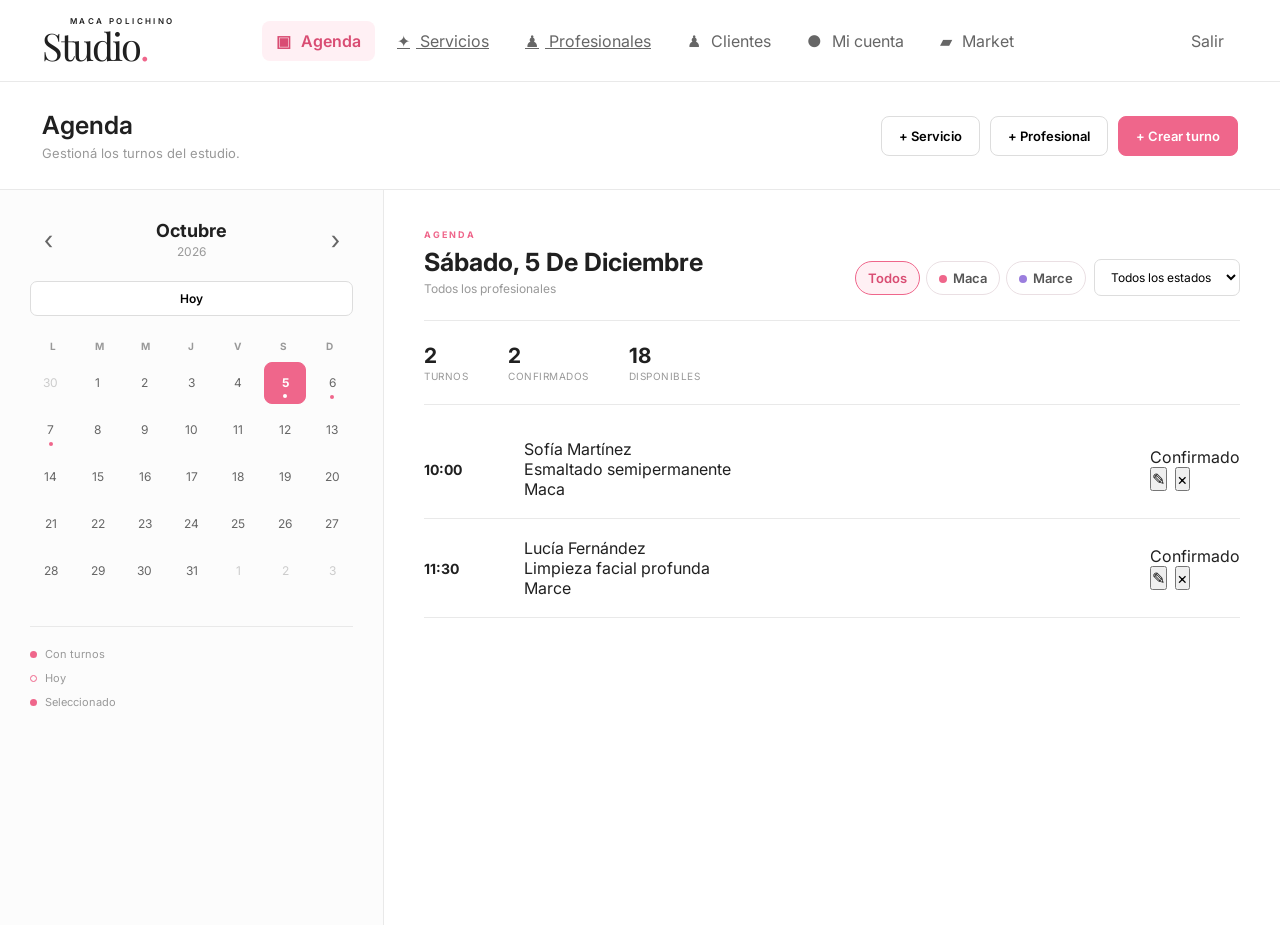
<file: index.html>
<!DOCTYPE html>
<html lang="es">
<head>
    <meta charset="UTF-8">
    <meta name="viewport" content="width=device-width, initial-scale=1.0">

    <title>Maca Polichino Studio — Agenda</title>

    <link rel="preconnect" href="https://fonts.googleapis.com">
    <link rel="preconnect" href="https://fonts.gstatic.com" crossorigin>
    <link
        href="https://fonts.googleapis.com/css2?family=Inter:wght@400;500;600;700&family=Playfair+Display:wght@500;600&display=swap"
        rel="stylesheet"
    >

    <link rel="stylesheet" href="./css/styles.css">

<style>
    .professional-tabs {
        display: flex;
        flex-wrap: wrap;
        gap: 6px;
        align-items: center;
    }

    .professional-tab {
        border: 1px solid #eadfe3;
        background: #fff;
        color: #555;
        border-radius: 999px;
        padding: 8px 12px;
        font: inherit;
        font-size: 13px;
        font-weight: 600;
        cursor: pointer;
        transition: .2s ease;
    }

    .professional-tab:hover {
        border-color: #ef668b;
        color: #d94d73;
    }

    .professional-tab.active {
        background: #fff0f4;
        border-color: #ef668b;
        color: #d94d73;
    }

    .professional-tab-dot {
        display: inline-block;
        width: 8px;
        height: 8px;
        border-radius: 50%;
        margin-right: 6px;
        vertical-align: middle;
    }

    @media (max-width: 600px) {
        .professional-tabs {
            width: 100%;
        }
        .professional-tab {
            flex: 1 1 auto;
        }
    }
</style>
</head>

<body>

<div class="app">

    <!-- =========================
         HEADER
    ========================== -->

    <header class="topbar">

        <div class="brand">
            <div class="brand-small">MACA POLICHINO</div>
            <div class="brand-name">Studio<span>.</span></div>
        </div>

        <nav class="main-nav">

            <button class="nav-link active" data-section="agenda">
                <span class="nav-icon">▣</span>
                Agenda
            </button>

            <a
                href="servicios.html"
                class="nav-link"
            >
                <span class="nav-icon">✦</span>
                Servicios
            </a>

            <a
                href="profesionales.html"
                class="nav-link"
            >
                <span class="nav-icon">♟</span>
                Profesionales
            </a>

            <button class="nav-link">
                <span class="nav-icon">♟</span>
                Clientes
            </button>

            <button class="nav-link">
                <span class="nav-icon">●</span>
                Mi cuenta
            </button>

            <button class="nav-link">
                <span class="nav-icon">▰</span>
                Market
            </button>

        </nav>

        <button class="logout-button">
            Salir
        </button>

    </header>


    <!-- =========================
         ACTION BAR
    ========================== -->

    <section class="action-bar">

        <div class="page-title">
            <h1>Agenda</h1>
            <p>Gestioná los turnos del estudio.</p>
        </div>

        <div class="actions">

            <button
                class="action-button secondary"
                id="createServiceButton"
            >
                + Servicio
            </button>

            <button
                class="action-button secondary"
                id="createProfessionalButton"
            >
                + Profesional
            </button>

            <button
                class="action-button primary"
                id="createAppointmentButton"
            >
                + Crear turno
            </button>

        </div>

    </section>


    <!-- =========================
         MAIN
    ========================== -->

    <main class="main-content">

        <!-- CALENDARIO -->

        <aside class="calendar-panel">

            <div class="calendar-header">

                <button id="previousMonth" class="month-arrow">
                    ‹
                </button>

                <div>
                    <div id="calendarMonth" class="calendar-month">
                        Octubre
                    </div>

                    <div id="calendarYear" class="calendar-year">
                        2026
                    </div>
                </div>

                <button id="nextMonth" class="month-arrow">
                    ›
                </button>

            </div>


            <button id="todayButton" class="today-button">
                Hoy
            </button>


            <div class="calendar-weekdays">

                <span>L</span>
                <span>M</span>
                <span>M</span>
                <span>J</span>
                <span>V</span>
                <span>S</span>
                <span>D</span>

            </div>


            <div
                id="calendarDays"
                class="calendar-days"
            ></div>


            <div class="calendar-legend">

                <div>
                    <span class="legend-dot appointment"></span>
                    Con turnos
                </div>

                <div>
                    <span class="legend-dot today"></span>
                    Hoy
                </div>

                <div>
                    <span class="legend-dot selected"></span>
                    Seleccionado
                </div>

            </div>

        </aside>


        <!-- TURNOS -->

        <section class="appointments-panel">

            <div class="appointments-header">

                <div>

                    <span class="section-label">
                        AGENDA
                    </span>

                    <h2 id="selectedDateTitle">
                        Turnos
                    </h2>

                    <p id="selectedDateSubtitle">
                        Seleccioná un día del calendario.
                    </p>

                </div>


                <div class="appointment-tools">

                    <div
                        id="professionalTabs"
                        class="professional-tabs"
                        role="tablist"
                        aria-label="Filtrar por profesional"
                    ></div>

                    <select id="statusFilter">

                        <option value="all">
                            Todos los estados
                        </option>

                        <option value="confirmed">
                            Confirmados
                        </option>

                        <option value="pending">
                            A confirmar
                        </option>

                        <option value="cancelled">
                            Cancelados
                        </option>

                    </select>

                </div>

            </div>


            <div class="appointments-summary">

                <div class="summary-item">
                    <strong id="totalAppointments">0</strong>
                    <span>turnos</span>
                </div>

                <div class="summary-item">
                    <strong id="confirmedAppointments">0</strong>
                    <span>confirmados</span>
                </div>

                <div class="summary-item">
                    <strong id="availableAppointments">0</strong>
                    <span>disponibles</span>
                </div>

            </div>


            <div
                id="appointmentsList"
                class="appointments-list"
            ></div>

        </section>

    </main>

</div>


<!-- =====================================================
     MODAL — CREAR TURNO
===================================================== -->

<div
    id="appointmentModal"
    class="modal-overlay"
>

    <div class="modal">

        <div class="modal-header">

            <div>
                <span class="modal-kicker">
                    AGENDA
                </span>

                <h2>Crear turno</h2>
            </div>

            <button
                class="close-modal"
                data-close="appointmentModal"
            >
                ×
            </button>

        </div>


        <form id="appointmentForm">

            <div class="form-grid">

                <div class="form-group full">

                    <label>
                        Nombre de la clienta
                    </label>

                    <input
                        type="text"
                        id="appointmentClient"
                        placeholder="Ej. Agustina Pérez"
                        required
                    >

                </div>


                <div class="form-group">

                    <label>
                        WhatsApp
                    </label>

                    <input
                        type="tel"
                        id="appointmentPhone"
                        placeholder="261..."
                    >

                </div>


                <div class="form-group">

                    <label>
                        Profesional
                    </label>

                    <select
                        id="appointmentProfessional"
                        required
                    ></select>

                </div>


                <div class="form-group">

                    <label>
                        Servicio
                    </label>

                    <select
                        id="appointmentService"
                        required
                    ></select>

                </div>


                <div class="form-group">

                    <label>
                        Fecha
                    </label>

                    <input
                        type="date"
                        id="appointmentDate"
                        required
                    >

                </div>


                <div class="form-group">

                    <label>
                        Hora
                    </label>

                    <input
                        type="time"
                        id="appointmentTime"
                        required
                    >

                </div>


                <div class="form-group">

                    <label>
                        Duración
                    </label>

                    <select id="appointmentDuration">

                        <option value="30">
                            30 minutos
                        </option>

                        <option value="45">
                            45 minutos
                        </option>

                        <option value="60" selected>
                            1 hora
                        </option>

                        <option value="90">
                            1 hora 30 min
                        </option>

                        <option value="120">
                            2 horas
                        </option>

                    </select>

                </div>


                <div class="form-group">

                    <label>
                        Estado
                    </label>

                    <select id="appointmentStatus">

                        <option value="confirmed">
                            Confirmado
                        </option>

                        <option value="pending">
                            A confirmar
                        </option>

                        <option value="cancelled">
                            Cancelado
                        </option>

                    </select>

                </div>


                <div class="form-group full">

                    <label>
                        Notas
                    </label>

                    <textarea
                        id="appointmentNotes"
                        rows="3"
                        placeholder="Información adicional del turno..."
                    ></textarea>

                </div>

            </div>


            <div class="modal-footer">

                <button
                    type="button"
                    class="button ghost"
                    data-close="appointmentModal"
                >
                    Cancelar
                </button>

                <button
                    type="submit"
                    class="button primary"
                >
                    Guardar turno
                </button>

            </div>

        </form>

    </div>

</div>


<!-- =====================================================
     MODAL — CREAR SERVICIO
===================================================== -->

<div
    id="serviceModal"
    class="modal-overlay"
>

    <div class="modal small-modal">

        <div class="modal-header">

            <div>
                <span class="modal-kicker">
                    CONFIGURACIÓN
                </span>

                <h2>Nuevo servicio</h2>
            </div>

            <button
                class="close-modal"
                data-close="serviceModal"
            >
                ×
            </button>

        </div>


        <form id="serviceForm">

            <div class="form-group">

                <label>
                    Nombre del servicio
                </label>

                <input
                    type="text"
                    id="serviceName"
                    placeholder="Ej. Lifting de pestañas"
                    required
                >

            </div>


            <div class="form-group">

                <label>
                    Profesional
                </label>

                <select
                    id="serviceProfessional"
                    required
                ></select>

            </div>


            <div class="form-group">

                <label>
                    Categoría
                </label>

                <select id="serviceCategory">

                    <option value="Manos">
                        Manos
                    </option>

                    <option value="Pies">
                        Pies
                    </option>

                    <option value="Faciales">
                        Faciales
                    </option>

                    <option value="Cejas">
                        Cejas
                    </option>

                    <option value="Pestañas">
                        Pestañas
                    </option>

                    <option value="Corporales">
                        Corporales
                    </option>

                    <option value="Peluquería">
                        Peluquería
                    </option>

                    <option value="Otros">
                        Otros
                    </option>

                </select>

            </div>


            <div class="form-grid">

                <div class="form-group">

                    <label>
                        Precio
                    </label>

                    <input
                        type="number"
                        id="servicePrice"
                        placeholder="$ 0"
                        min="0"
                    >

                </div>


                <div class="form-group">

                    <label>
                        Duración
                    </label>

                    <select id="serviceDuration">

                        <option value="30">
                            30 min
                        </option>

                        <option value="45">
                            45 min
                        </option>

                        <option value="60" selected>
                            1 hora
                        </option>

                        <option value="90">
                            1:30 hs
                        </option>

                        <option value="120">
                            2 hs
                        </option>

                    </select>

                </div>

            </div>


            <div class="modal-footer">

                <button
                    type="button"
                    class="button ghost"
                    data-close="serviceModal"
                >
                    Cancelar
                </button>

                <button
                    type="submit"
                    class="button primary"
                >
                    Crear servicio
                </button>

            </div>

        </form>

    </div>

</div>


<!-- =====================================================
     MODAL — CREAR PROFESIONAL
===================================================== -->

<div
    id="professionalModal"
    class="modal-overlay"
>

    <div class="modal small-modal">

        <div class="modal-header">

            <div>
                <span class="modal-kicker">
                    CONFIGURACIÓN
                </span>

                <h2>Nuevo profesional</h2>
            </div>

            <button
                class="close-modal"
                data-close="professionalModal"
            >
                ×
            </button>

        </div>


        <form id="professionalForm">

            <div class="form-group">

                <label>
                    Nombre
                </label>

                <input
                    type="text"
                    id="professionalName"
                    placeholder="Ej. Maca"
                    required
                >

            </div>


            <div class="form-group">

                <label>
                    Especialidad
                </label>

                <input
                    type="text"
                    id="professionalSpecialty"
                    placeholder="Ej. Manicuría"
                >

            </div>


            <div class="form-group">

                <label>
                    Color identificador
                </label>

                <input
                    type="color"
                    id="professionalColor"
                    value="#e95b83"
                >

            </div>


            <div class="modal-footer">

                <button
                    type="button"
                    class="button ghost"
                    data-close="professionalModal"
                >
                    Cancelar
                </button>

                <button
                    type="submit"
                    class="button primary"
                >
                    Crear profesional
                </button>

            </div>

        </form>

    </div>

</div>


<!-- TOAST -->

<div
    id="toast"
    class="toast"
></div>


<script src="script.js"></script>

</body>
</html>
</file>
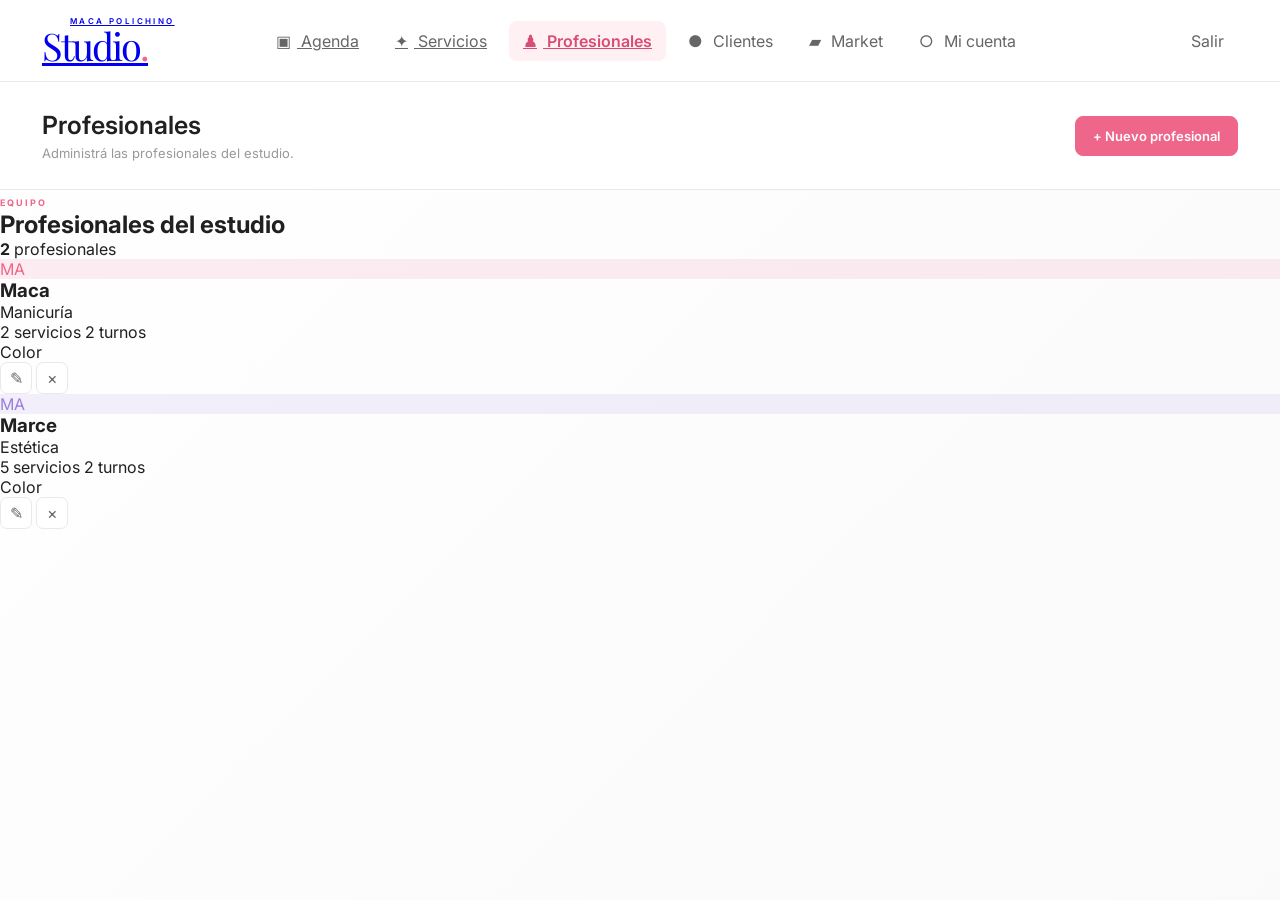
<file: profesionales.html>
<!DOCTYPE html>
<html lang="es">
<head>

    <meta charset="UTF-8">

    <meta
        name="viewport"
        content="width=device-width, initial-scale=1.0"
    >

    <title>Maca Polichino Studio — Profesionales</title>

    <link rel="preconnect" href="https://fonts.googleapis.com">
    <link
        rel="preconnect"
        href="https://fonts.gstatic.com"
        crossorigin
    >

    <link
        href="https://fonts.googleapis.com/css2?family=Inter:wght@400;500;600;700&family=Playfair+Display:wght@500;600&display=swap"
        rel="stylesheet"
    >

    <link
        rel="stylesheet"
        href="./css/styles.css"
    >

</head>

<body>

<div class="app">

    <!-- =====================================================
         HEADER
    ====================================================== -->

    <header class="topbar">

        <a href="index.html" class="brand">

            <div class="brand-small">
                MACA POLICHINO
            </div>

            <div class="brand-name">
                Studio<span>.</span>
            </div>

        </a>


        <nav class="main-nav">

            <a
                href="index.html"
                class="nav-link"
            >
                <span class="nav-icon">▣</span>
                Agenda
            </a>

            <a
                href="servicios.html"
                class="nav-link"
            >
                <span class="nav-icon">✦</span>
                Servicios
            </a>

            <a
                href="profesionales.html"
                class="nav-link active"
            >
                <span class="nav-icon">♟</span>
                Profesionales
            </a>

            <button
                type="button"
                class="nav-link"
            >
                <span class="nav-icon">●</span>
                Clientes
            </button>

            <button
                type="button"
                class="nav-link"
            >
                <span class="nav-icon">▰</span>
                Market
            </button>

            <button
                type="button"
                class="nav-link"
            >
                <span class="nav-icon">○</span>
                Mi cuenta
            </button>

        </nav>


        <button
            type="button"
            class="logout-button"
        >
            Salir
        </button>

    </header>


    <!-- =====================================================
         ACTION BAR
    ====================================================== -->

    <section class="action-bar">

        <div class="page-title">

            <h1>
                Profesionales
            </h1>

            <p>
                Administrá las profesionales del estudio.
            </p>

        </div>


        <div class="actions">

            <button
                type="button"
                class="action-button primary"
                id="createProfessionalButton"
            >
                + Nuevo profesional
            </button>

        </div>

    </section>


    <!-- =====================================================
         CONTENIDO
    ====================================================== -->

    <main class="management-content">

        <section class="management-panel">

            <div class="management-header">

                <div>

                    <span class="section-label">
                        EQUIPO
                    </span>

                    <h2>
                        Profesionales del estudio
                    </h2>

                </div>

                <div class="management-counter">

                    <strong id="professionalCount">
                        0
                    </strong>

                    <span>
                        profesionales
                    </span>

                </div>

            </div>


            <div
                id="professionalsList"
                class="management-list professionals-list"
            ></div>

        </section>

    </main>

</div>


<!-- =====================================================
     MODAL — PROFESIONAL
===================================================== -->

<div
    id="professionalModal"
    class="modal-overlay"
>

    <div class="modal small-modal">

        <div class="modal-header">

            <div>

                <span class="modal-kicker">
                    CONFIGURACIÓN
                </span>

                <h2 id="professionalModalTitle">
                    Nuevo profesional
                </h2>

            </div>

            <button
                type="button"
                class="close-modal"
                data-close="professionalModal"
                aria-label="Cerrar"
            >
                ×
            </button>

        </div>


        <form id="professionalForm">

            <div class="form-group">

                <label for="professionalName">
                    Nombre
                </label>

                <input
                    type="text"
                    id="professionalName"
                    placeholder="Ej. Maca"
                    required
                >

            </div>


            <div class="form-group">

                <label for="professionalSpecialty">
                    Especialidad
                </label>

                <input
                    type="text"
                    id="professionalSpecialty"
                    placeholder="Ej. Manicuría"
                    required
                >

            </div>


            <div class="form-group">

                <label for="professionalColor">
                    Color identificador
                </label>

                <input
                    type="color"
                    id="professionalColor"
                    value="#ef668b"
                >

            </div>


            <div class="modal-footer">

                <button
                    type="button"
                    class="button ghost"
                    data-close="professionalModal"
                >
                    Cancelar
                </button>

                <button
                    type="submit"
                    class="button primary"
                    id="professionalSubmitButton"
                >
                    Crear profesional
                </button>

            </div>

        </form>

    </div>

</div>


<!-- =====================================================
     TOAST
===================================================== -->

<div
    id="toast"
    class="toast"
></div>


<script src="./profesionales.js"></script>

</body>
</html>
</file>
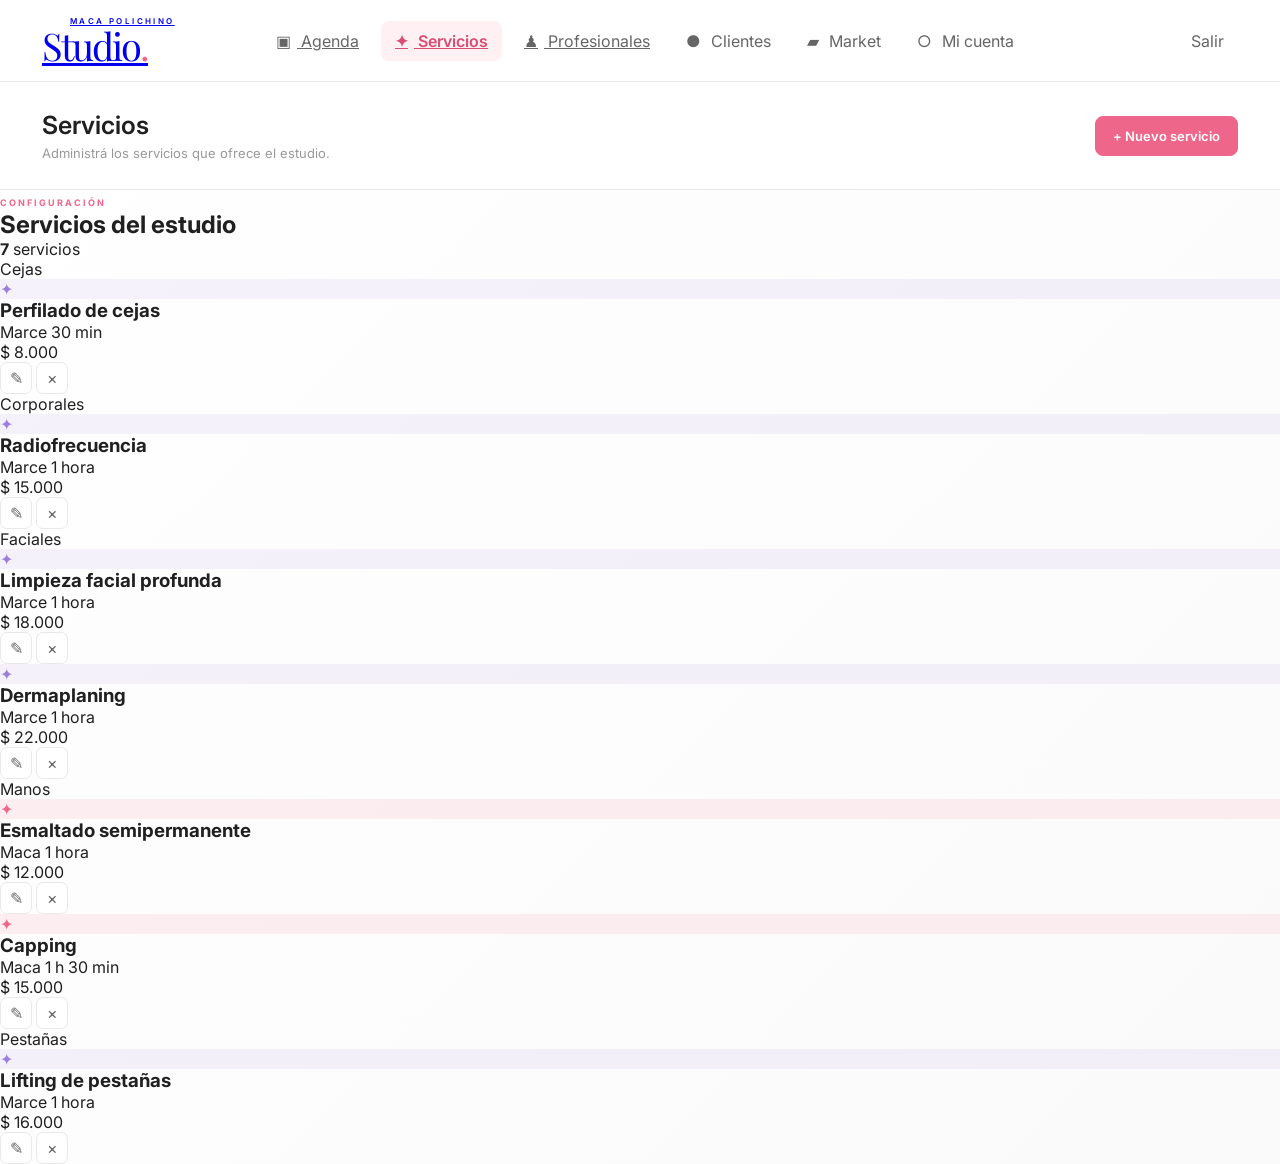
<file: servicios.html>
<!DOCTYPE html>
<html lang="es">
<head>

    <meta charset="UTF-8">
    <meta
        name="viewport"
        content="width=device-width, initial-scale=1.0"
    >

    <title>Maca Polichino Studio — Servicios</title>

    <link rel="preconnect" href="https://fonts.googleapis.com">
    <link
        rel="preconnect"
        href="https://fonts.gstatic.com"
        crossorigin
    >

    <link
        href="https://fonts.googleapis.com/css2?family=Inter:wght@400;500;600;700&family=Playfair+Display:wght@500;600&display=swap"
        rel="stylesheet"
    >

    <link
        rel="stylesheet"
        href="./css/styles.css"
    >

</head>

<body>

<div class="app">

    <!-- =====================================================
         HEADER
    ====================================================== -->

    <header class="topbar">

        <a href="index.html" class="brand">

            <div class="brand-small">
                MACA POLICHINO
            </div>

            <div class="brand-name">
                Studio<span>.</span>
            </div>

        </a>


        <nav class="main-nav">

            <a
                href="index.html"
                class="nav-link"
            >
                <span class="nav-icon">▣</span>
                Agenda
            </a>

            <a
                href="servicios.html"
                class="nav-link active"
            >
                <span class="nav-icon">✦</span>
                Servicios
            </a>

            <a
                href="profesionales.html"
                class="nav-link"
            >
                <span class="nav-icon">♟</span>
                Profesionales
            </a>

            <button
                type="button"
                class="nav-link"
            >
                <span class="nav-icon">●</span>
                Clientes
            </button>

            <button
                type="button"
                class="nav-link"
            >
                <span class="nav-icon">▰</span>
                Market
            </button>

            <button
                type="button"
                class="nav-link"
            >
                <span class="nav-icon">○</span>
                Mi cuenta
            </button>

        </nav>


        <button
            type="button"
            class="logout-button"
        >
            Salir
        </button>

    </header>


    <!-- =====================================================
         ACTION BAR
    ====================================================== -->

    <section class="action-bar">

        <div class="page-title">

            <h1>
                Servicios
            </h1>

            <p>
                Administrá los servicios que ofrece el estudio.
            </p>

        </div>


        <div class="actions">

            <button
                type="button"
                class="action-button primary"
                id="createServiceButton"
            >
                + Nuevo servicio
            </button>

        </div>

    </section>


    <!-- =====================================================
         CONTENIDO
    ====================================================== -->

    <main class="management-content">

        <section class="management-panel">

            <div class="management-header">

                <div>

                    <span class="section-label">
                        CONFIGURACIÓN
                    </span>

                    <h2>
                        Servicios del estudio
                    </h2>

                </div>

                <div class="management-counter">
                    <strong id="serviceCount">
                        0
                    </strong>
                    <span>servicios</span>
                </div>

            </div>


            <div
                id="servicesList"
                class="management-list"
            ></div>

        </section>

    </main>

</div>


<!-- =====================================================
     MODAL — SERVICIO
===================================================== -->

<div
    id="serviceModal"
    class="modal-overlay"
>

    <div class="modal small-modal">

        <div class="modal-header">

            <div>

                <span class="modal-kicker">
                    CONFIGURACIÓN
                </span>

                <h2 id="serviceModalTitle">
                    Nuevo servicio
                </h2>

            </div>

            <button
                type="button"
                class="close-modal"
                data-close="serviceModal"
                aria-label="Cerrar"
            >
                ×
            </button>

        </div>


        <form id="serviceForm">

            <div class="form-group">

                <label for="serviceName">
                    Nombre del servicio
                </label>

                <input
                    type="text"
                    id="serviceName"
                    placeholder="Ej. Lifting de pestañas"
                    required
                >

            </div>


            <div class="form-group">

                <label for="serviceProfessional">
                    Profesional
                </label>

                <select
                    id="serviceProfessional"
                    required
                ></select>

            </div>


            <div class="form-group">

                <label for="serviceCategory">
                    Categoría
                </label>

                <select id="serviceCategory">

                    <option value="Manos">
                        Manos
                    </option>

                    <option value="Pies">
                        Pies
                    </option>

                    <option value="Faciales">
                        Faciales
                    </option>

                    <option value="Cejas">
                        Cejas
                    </option>

                    <option value="Pestañas">
                        Pestañas
                    </option>

                    <option value="Corporales">
                        Corporales
                    </option>

                    <option value="Peluquería">
                        Peluquería
                    </option>

                    <option value="Otros">
                        Otros
                    </option>

                </select>

            </div>


            <div class="form-grid">

                <div class="form-group">

                    <label for="servicePrice">
                        Precio
                    </label>

                    <input
                        type="number"
                        id="servicePrice"
                        placeholder="$ 0"
                        min="0"
                        required
                    >

                </div>


                <div class="form-group">

                    <label for="serviceDuration">
                        Duración
                    </label>

                    <select id="serviceDuration">

                        <option value="30">
                            30 min
                        </option>

                        <option value="45">
                            45 min
                        </option>

                        <option value="60">
                            1 hora
                        </option>

                        <option value="90">
                            1:30 hs
                        </option>

                        <option value="120">
                            2 hs
                        </option>

                    </select>

                </div>

            </div>


            <div class="modal-footer">

                <button
                    type="button"
                    class="button ghost"
                    data-close="serviceModal"
                >
                    Cancelar
                </button>

                <button
                    type="submit"
                    class="button primary"
                    id="serviceSubmitButton"
                >
                    Crear servicio
                </button>

            </div>

        </form>

    </div>

</div>


<!-- =====================================================
     TOAST
===================================================== -->

<div
    id="toast"
    class="toast"
></div>


<script src="./servicios.js"></script>

</body>
</html>
</file>
<file: css/styles.css>
/* =========================================================
   VARIABLES
========================================================= */

:root {

    --pink: #ef668b;
    --pink-dark: #d94d73;
    --pink-light: #fff0f4;

    --black: #202020;
    --gray-900: #383838;
    --gray-700: #666;
    --gray-500: #999;
    --gray-300: #ddd;
    --gray-200: #e9e9e9;
    --gray-100: #f5f5f5;

    --background: #fafafa;
    --white: #ffffff;

    --success: #48a868;
    --warning: #e3a12d;
    --danger: #d95364;

    --radius: 12px;

    --shadow:
        0 8px 30px rgba(0, 0, 0, 0.06);

}


/* =========================================================
   RESET
========================================================= */

* {
    box-sizing: border-box;
    margin: 0;
    padding: 0;
}


body {

    font-family: "Inter", sans-serif;

    background:
        linear-gradient(
            135deg,
            #ffffff 0%,
            #fafafa 100%
        );

    color: var(--black);

    min-height: 100vh;

}


button,
input,
select,
textarea {

    font: inherit;

}


button {

    cursor: pointer;

}


/* =========================================================
   APP
========================================================= */

.app {

    min-height: 100vh;

}


/* =========================================================
   HEADER
========================================================= */

.topbar {

    height: 82px;

    display: flex;
    align-items: center;

    padding: 0 42px;

    background: var(--white);

    border-bottom: 1px solid var(--gray-200);

}


.brand {

    width: 220px;

    line-height: 1;

}


.brand-small {

    font-size: 8px;

    letter-spacing: 2.4px;

    font-weight: 600;

    margin-left: 28px;

    margin-bottom: 2px;

}


.brand-name {

    font-family: "Playfair Display", serif;

    font-size: 38px;

    letter-spacing: -2px;

}


.brand-name span {

    color: var(--pink);

}


.main-nav {

    display: flex;

    align-items: center;

    gap: 8px;

    height: 100%;

}


.nav-link {

    border: none;

    background: transparent;

    color: var(--gray-700);

    padding: 10px 14px;

    border-radius: 8px;

    transition: 0.2s;

}


.nav-link:hover {

    background: var(--gray-100);

    color: var(--black);

}


.nav-link.active {

    background: var(--pink-light);

    color: var(--pink-dark);

    font-weight: 600;

}


.nav-icon {

    margin-right: 6px;

}


.logout-button {

    margin-left: auto;

    background: transparent;

    border: none;

    color: var(--gray-700);

    padding: 10px 14px;

}


/* =========================================================
   ACTION BAR
========================================================= */

.action-bar {

    padding: 28px 42px;

    display: flex;

    justify-content: space-between;

    align-items: center;

    background: var(--white);

    border-bottom: 1px solid var(--gray-200);

}


.page-title h1 {

    font-size: 25px;

    font-weight: 600;

}


.page-title p {

    margin-top: 5px;

    color: var(--gray-500);

    font-size: 13px;

}


.actions {

    display: flex;

    gap: 10px;

}


.action-button {

    border-radius: 8px;

    padding: 11px 17px;

    border: 1px solid var(--gray-300);

    background: white;

    font-weight: 600;

    font-size: 13px;

    transition: 0.2s;

}


.action-button:hover {

    transform: translateY(-1px);

    box-shadow: var(--shadow);

}


.action-button.primary {

    background: var(--pink);

    color: white;

    border-color: var(--pink);

}


.action-button.primary:hover {

    background: var(--pink-dark);

}


.action-button.secondary:hover {

    border-color: var(--pink);

    color: var(--pink-dark);

}


/* =========================================================
   MAIN
========================================================= */

.main-content {

    display: grid;

    grid-template-columns: 30% 70%;

    min-height: calc(100vh - 165px);

}


/* =========================================================
   CALENDAR
========================================================= */

.calendar-panel {

    background: #fcfcfc;

    border-right: 1px solid var(--gray-200);

    padding: 30px;

}


/* =========================================================
   CALENDAR HEADER
========================================================= */

.calendar-header {

    display: flex;

    justify-content: space-between;

    align-items: center;

    margin-bottom: 22px;

    text-align: center;

}


.month-arrow {

    border: none;

    background: transparent;

    width: 36px;

    height: 36px;

    border-radius: 50%;

    font-size: 26px;

    color: var(--gray-700);

    cursor: pointer;

    transition: 0.15s;

}


.month-arrow:hover {

    background: var(--pink-light);

    color: var(--pink);

}


.calendar-month {

    font-size: 18px;

    font-weight: 700;

    text-transform: capitalize;

}


.calendar-year {

    color: var(--gray-500);

    font-size: 12px;

    margin-top: 3px;

}


/* =========================================================
   TODAY BUTTON
========================================================= */

.today-button {

    width: 100%;

    background: white;

    border: 1px solid var(--gray-300);

    border-radius: 7px;

    padding: 9px;

    margin-bottom: 24px;

    font-size: 12px;

    font-weight: 600;

    cursor: pointer;

    transition: 0.15s;

}


.today-button:hover {

    border-color: var(--pink);

    color: var(--pink-dark);

}


/* =========================================================
   WEEKDAYS
========================================================= */

.calendar-weekdays {

    display: grid;

    grid-template-columns: repeat(7, 1fr);

    text-align: center;

    margin-bottom: 10px;

}


.calendar-weekdays span {

    font-size: 10px;

    color: var(--gray-500);

    font-weight: 700;

}


/* =========================================================
   DAYS GRID
========================================================= */

.calendar-days {

    display: grid;

    grid-template-columns: repeat(7, 1fr);

    gap: 5px;

}


/* =========================================================
   DAY
========================================================= */

.calendar-day {

    aspect-ratio: 1;

    display: flex;

    align-items: center;

    justify-content: center;

    position: relative;

    border: none;

    background: transparent;

    border-radius: 8px;

    font-size: 12px;

    color: var(--gray-700);

    transition: 0.15s;

    cursor: pointer;

}


.calendar-day:hover {

    background: var(--pink-light);

    color: var(--pink-dark);

}


.calendar-day.other-month {

    color: #ccc;

}


/* =========================================================
   TODAY
========================================================= */

.calendar-day.today {

    border: 1px solid var(--pink);

    color: var(--pink-dark);

    font-weight: 700;

}


/* =========================================================
   SELECTED DAY
========================================================= */

.calendar-day.selected {

    background: var(--pink);

    color: white;

    font-weight: 700;

}


/* =========================================================
   DAYS WITH APPOINTMENTS
========================================================= */

.calendar-day.has-appointments::after {

    content: "";

    width: 4px;

    height: 4px;

    border-radius: 50%;

    background: var(--pink);

    position: absolute;

    bottom: 5px;

    left: 50%;

    transform: translateX(-50%);

}


/* =========================================================
   SELECTED DAY + APPOINTMENTS
========================================================= */

.calendar-day.selected.has-appointments::after {

    background: white;

}


/* =========================================================
   CALENDAR LEGEND
========================================================= */

.calendar-legend {

    margin-top: 35px;

    border-top: 1px solid var(--gray-200);

    padding-top: 20px;

    display: flex;

    flex-direction: column;

    gap: 10px;

}


.calendar-legend div {

    font-size: 11px;

    color: var(--gray-500);

    display: flex;

    align-items: center;

    gap: 8px;

}


.legend-dot {

    width: 7px;

    height: 7px;

    border-radius: 50%;

    display: inline-block;

}


.legend-dot.appointment {

    background: var(--pink);

}


.legend-dot.today {

    border: 1px solid var(--pink);

}


.legend-dot.selected {

    background: var(--pink);

}


/* =========================================================
   APPOINTMENTS
========================================================= */

.appointments-panel {

    padding: 32px 40px;

    background: white;

}


.appointments-header {

    display: flex;

    justify-content: space-between;

    align-items: flex-end;

    gap: 20px;

    border-bottom: 1px solid var(--gray-200);

    padding-bottom: 24px;

}


.section-label {

    font-size: 9px;

    font-weight: 700;

    letter-spacing: 2px;

    color: var(--pink);

}


.appointments-header h2 {

    font-size: 25px;

    margin-top: 5px;

    text-transform: capitalize;

}


.appointments-header p {

    color: var(--gray-500);

    font-size: 12px;

    margin-top: 4px;

}


.appointment-tools {

    display: flex;

    gap: 8px;

}


.appointment-tools select {

    border: 1px solid var(--gray-300);

    background: white;

    border-radius: 7px;

    padding: 9px 12px;

    font-size: 12px;

}


/* =========================================================
   SUMMARY
========================================================= */

.appointments-summary {

    display: flex;

    gap: 40px;

    padding: 22px 0;

    border-bottom: 1px solid var(--gray-200);

}


.summary-item {

    display: flex;

    flex-direction: column;

    gap: 2px;

}


.summary-item strong {

    font-size: 21px;

}


.summary-item span {

    font-size: 10px;

    color: var(--gray-500);

    text-transform: uppercase;

    letter-spacing: 0.5px;

}


/* =========================================================
   APPOINTMENT LIST
========================================================= */

.appointments-list {

    padding-top: 15px;

}


.appointment-card {

    display: grid;

    grid-template-columns: 80px 1fr auto;

    gap: 20px;

    align-items: center;

    padding: 19px 0;

    border-bottom: 1px solid var(--gray-200);

}


.appointment-time {

    font-size: 14px;

    font-weight: 700;

}


.appointment-info {

    min-width: 0;

}


.client-name {

    font-size: 14px;

    font-weight: 700;

}


.service-name {

    color: var(--gray-700);

    font-size: 12px;

    margin-top: 4px;

}


.appointment-meta {

    display: flex;

    gap: 12px;

    margin-top: 7px;

    color: var(--gray-500);

    font-size: 10px;

}


.appointment-actions {

    display: flex;

    align-items: center;

    gap: 8px;

}


.status {

    padding: 6px 9px;

    border-radius: 20px;

    font-size: 10px;

    font-weight: 700;

}


.status.confirmed {

    background: #edf8f0;

    color: var(--success);

}


.status.pending {

    background: #fff7e7;

    color: var(--warning);

}


.status.cancelled {

    background: #fff0f1;

    color: var(--danger);

}


.icon-button {

    width: 32px;

    height: 32px;

    border: 1px solid var(--gray-200);

    background: white;

    border-radius: 7px;

    color: var(--gray-700);

}


.icon-button:hover {

    border-color: var(--pink);

    color: var(--pink);

}


/* EMPTY */

.empty-state {

    padding: 70px 20px;

    text-align: center;

    color: var(--gray-500);

}


.empty-icon {

    font-size: 35px;

    margin-bottom: 12px;

}


.empty-state h3 {

    color: var(--gray-900);

    font-size: 16px;

    margin-bottom: 5px;

}


.empty-state p {

    font-size: 12px;

}


/* =========================================================
   MODALS
========================================================= */

.modal-overlay {

    position: fixed;

    inset: 0;

    background: rgba(20, 20, 20, 0.42);

    display: none;

    align-items: center;

    justify-content: center;

    padding: 20px;

    z-index: 1000;

    backdrop-filter: blur(3px);

}


.modal-overlay.active {

    display: flex;

}


.modal {

    width: min(650px, 100%);

    max-height: 90vh;

    overflow-y: auto;

    background: white;

    border-radius: 14px;

    box-shadow:
        0 30px 80px rgba(0,0,0,0.18);

}


.small-modal {

    width: min(470px, 100%);

}


.modal-header {

    display: flex;

    justify-content: space-between;

    align-items: flex-start;

    padding: 26px 28px 20px;

    border-bottom: 1px solid var(--gray-200);

}


.modal-kicker {

    color: var(--pink);

    font-size: 9px;

    letter-spacing: 2px;

    font-weight: 700;

}


.modal-header h2 {

    font-size: 22px;

    margin-top: 5px;

}


.close-modal {

    border: none;

    background: transparent;

    font-size: 25px;

    color: var(--gray-500);

}


.close-modal:hover {

    color: var(--black);

}


.modal form {

    padding: 25px 28px 28px;

}


.form-grid {

    display: grid;

    grid-template-columns: 1fr 1fr;

    gap: 17px;

}


.form-group {

    display: flex;

    flex-direction: column;

    gap: 7px;

}


.form-group.full {

    grid-column: 1 / -1;

}


.form-group label {

    font-size: 11px;

    font-weight: 700;

    color: var(--gray-700);

}


.form-group input,
.form-group select,
.form-group textarea {

    border: 1px solid var(--gray-300);

    border-radius: 7px;

    padding: 11px 12px;

    outline: none;

    background: white;

    color: var(--black);

    transition: 0.2s;

}


.form-group textarea {

    resize: vertical;

}


.form-group input:focus,
.form-group select:focus,
.form-group textarea:focus {

    border-color: var(--pink);

    box-shadow: 0 0 0 3px var(--pink-light);

}


.modal-footer {

    display: flex;

    justify-content: flex-end;

    gap: 9px;

    margin-top: 25px;

    padding-top: 20px;

    border-top: 1px solid var(--gray-200);

}


.button {

    border: none;

    border-radius: 7px;

    padding: 11px 17px;

    font-size: 12px;

    font-weight: 700;

}


.button.primary {

    background: var(--pink);

    color: white;

}


.button.primary:hover {

    background: var(--pink-dark);

}


.button.ghost {

    background: var(--gray-100);

    color: var(--gray-700);

}


/* =========================================================
   TOAST
========================================================= */

.toast {

    position: fixed;

    right: 25px;

    bottom: 25px;

    background: var(--black);

    color: white;

    padding: 13px 18px;

    border-radius: 8px;

    font-size: 12px;

    opacity: 0;

    transform: translateY(15px);

    pointer-events: none;

    transition: 0.25s;

    z-index: 2000;

}


.toast.show {

    opacity: 1;

    transform: translateY(0);

}


/* =========================================================
   RESPONSIVE
========================================================= */

@media (max-width: 900px) {

    .topbar {

        padding: 0 20px;

    }

    .brand {

        width: auto;

        margin-right: 20px;

    }

    .main-nav {

        overflow-x: auto;

    }

    .action-bar {

        padding: 20px;

        align-items: flex-start;

        gap: 20px;

        flex-direction: column;

    }

    .main-content {

        grid-template-columns: 1fr;

    }

    .calendar-panel {

        border-right: none;

        border-bottom: 1px solid var(--gray-200);

    }

    .appointments-panel {

        padding: 25px 20px;

    }

}


@media (max-width: 600px) {

    .topbar {

        height: auto;

        min-height: 70px;

        flex-wrap: wrap;

        gap: 10px;

        padding: 15px;

    }

    .brand {

        width: 100%;

    }

    .main-nav {

        order: 3;

        width: 100%;

    }

    .logout-button {

        position: absolute;

        right: 15px;

        top: 20px;

    }

    .actions {

        width: 100%;

        flex-wrap: wrap;

    }

    .action-button {

        flex: 1;

    }

    .appointments-header {

        flex-direction: column;

        align-items: stretch;

    }

    .appointment-tools {

        width: 100%;

    }

    .appointment-tools select {

        flex: 1;

    }

    .appointment-card {

        grid-template-columns: 60px 1fr;

    }

    .appointment-actions {

        grid-column: 2;

        justify-content: flex-start;

    }

    .form-grid {

        grid-template-columns: 1fr;

    }

    .form-group.full {

        grid-column: auto;

    }

}
</file>
